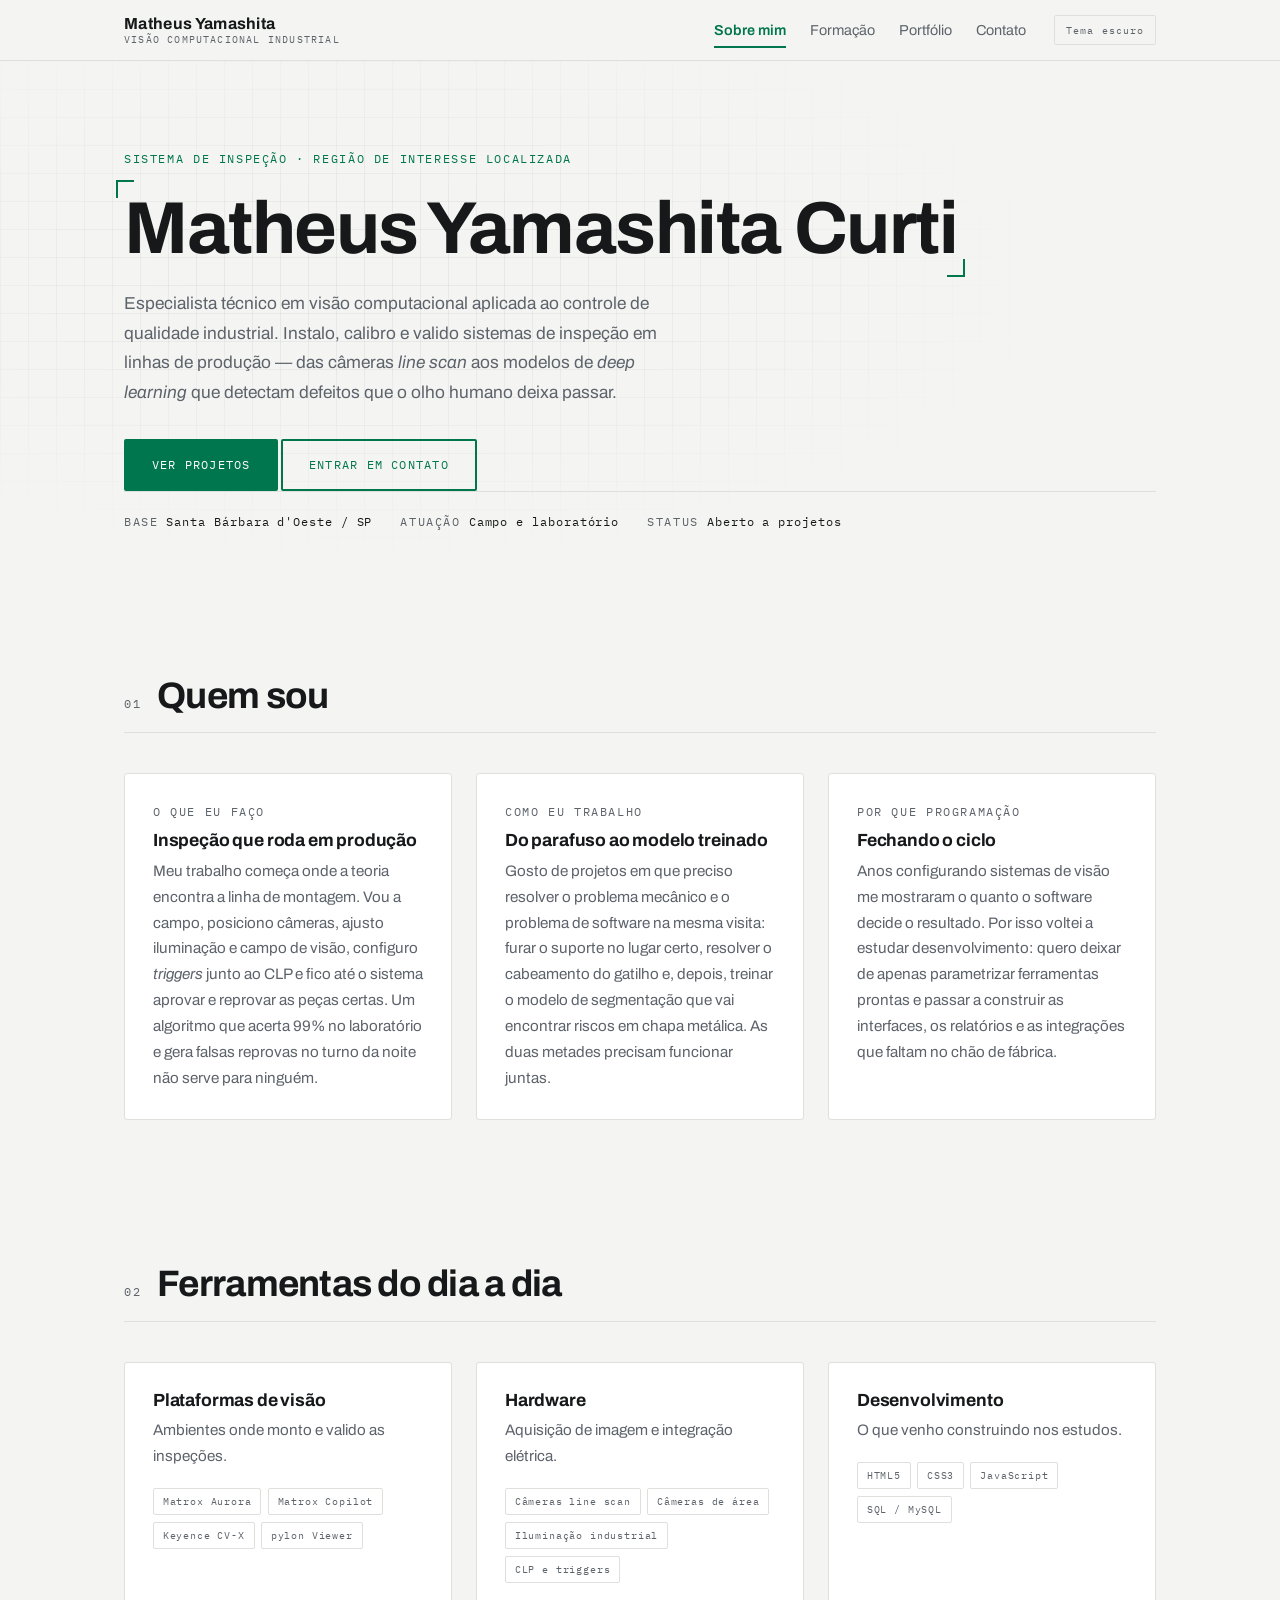
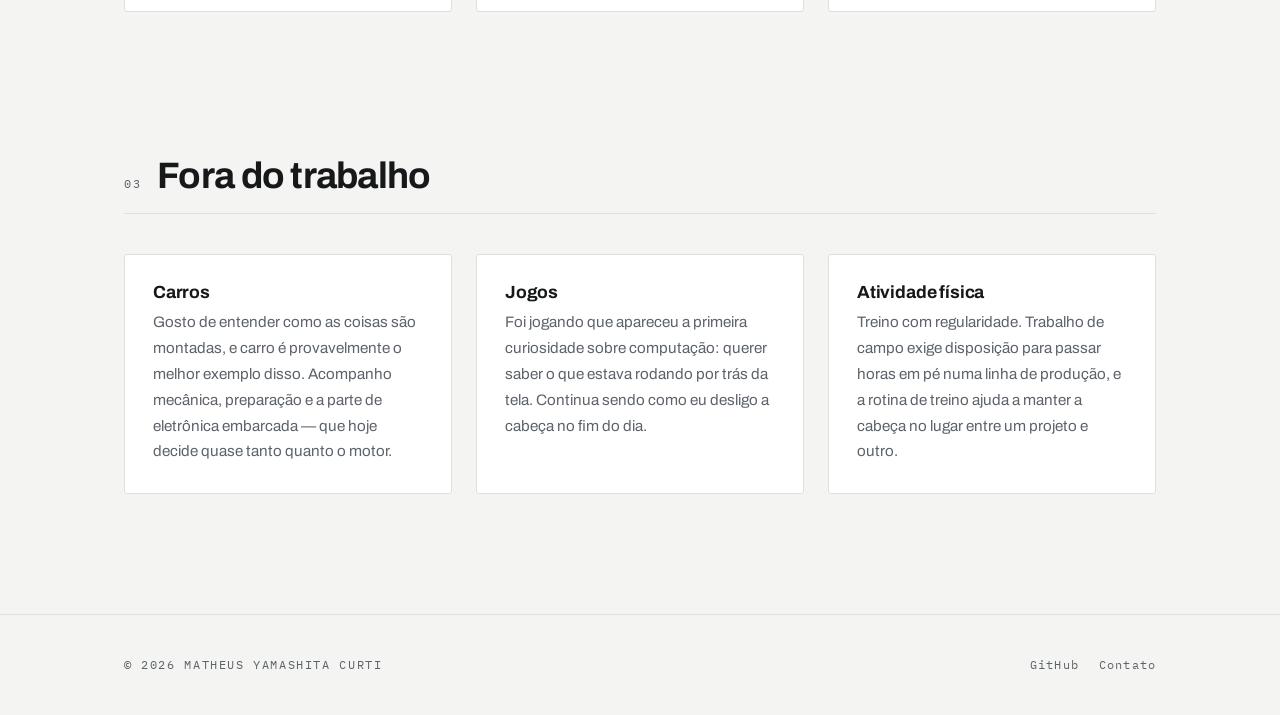
<file: index.html>
<!DOCTYPE html>
<html lang="pt-BR" data-tema="claro">
<head>
    <meta charset="UTF-8">
    <meta name="viewport" content="width=device-width, initial-scale=1.0">
    <title>Sobre mim | Matheus Yamashita Curti</title>
    <meta name="description" content="Portfólio pessoal de Matheus Yamashita Curti, especialista técnico em visão computacional industrial e controle de qualidade.">

    <!-- Fontes: Archivo para títulos e texto, IBM Plex Mono para as leituras técnicas -->
    <link rel="preconnect" href="https://fonts.googleapis.com">
    <link rel="preconnect" href="https://fonts.gstatic.com" crossorigin>
    <link href="https://fonts.googleapis.com/css2?family=Archivo:wght@400;500;600;700&family=IBM+Plex+Mono:wght@400;500&display=swap" rel="stylesheet">

    <link rel="stylesheet" href="css/estilo.css">
</head>
<body>

    <!-- Atalho de acessibilidade: aparece ao navegar por teclado -->
    <a class="pular" href="#conteudo">Pular para o conteúdo</a>

    <!-- =====================================================
         CABEÇALHO — repetido em todas as páginas do site
         ===================================================== -->
    <header class="topo">
        <div class="topo__interno">
            <a class="marca" href="index.html">
                <span class="marca__nome">Matheus Yamashita</span>
                <span class="marca__papel">Visão computacional industrial</span>
            </a>

            <button class="btn-menu" id="btnMenu" aria-expanded="false" aria-controls="navPrincipal" aria-label="Abrir menu de navegação">
                <span></span><span></span><span></span>
            </button>

            <nav class="nav" id="navPrincipal" aria-label="Navegação principal">
                <ul class="nav__lista">
                    <li><a class="nav__link" href="index.html" aria-current="page">Sobre mim</a></li>
                    <li><a class="nav__link" href="formacao.html">Formação</a></li>
                    <li><a class="nav__link" href="portfolio.html">Portfólio</a></li>
                    <li><a class="nav__link" href="contato.html">Contato</a></li>
                </ul>
                <button class="btn-tema" id="btnTema" type="button">Tema escuro</button>
            </nav>
        </div>
    </header>

    <main id="conteudo">

        <!-- =====================================================
             ABERTURA
             A cantoneira verde ao redor do nome reproduz o
             marcador de região de interesse que um sistema de
             visão desenha sobre a peça inspecionada.
             ===================================================== -->
        <section class="abertura">
            <div class="container abertura__interno">
                <p class="dado dado--sinal">Sistema de inspeção &#183; região de interesse localizada</p>

                <h1 class="abertura__titulo roi">Matheus Yamashita Curti</h1>

                <p class="abertura__resumo">
                    Especialista técnico em visão computacional aplicada ao controle de
                    qualidade industrial. Instalo, calibro e valido sistemas de inspeção
                    em linhas de produção &mdash; das câmeras <em>line scan</em> aos modelos
                    de <em>deep learning</em> que detectam defeitos que o olho humano deixa passar.
                </p>

                <a class="botao" href="portfolio.html">Ver projetos</a>
                <a class="botao botao--vazado" href="contato.html">Entrar em contato</a>

                <div class="leitura">
                    <span class="leitura__item">
                        <span class="dado">Base</span>
                        <span class="leitura__valor">Santa Bárbara d'Oeste / SP</span>
                    </span>
                    <span class="leitura__item">
                        <span class="dado">Atuação</span>
                        <span class="leitura__valor">Campo e laboratório</span>
                    </span>
                    <span class="leitura__item">
                        <span class="dado">Status</span>
                        <span class="leitura__valor">Aberto a projetos</span>
                    </span>
                </div>
            </div>
        </section>

        <!-- =====================================================
             QUEM SOU
             ===================================================== -->
        <section class="secao">
            <div class="container">
                <div class="secao__cabecalho">
                    <span class="dado">01</span>
                    <h2>Quem sou</h2>
                </div>

                <div class="grade revelar">
                    <div class="cartao roi roi--foco">
                        <p class="dado cartao__meta">O que eu faço</p>
                        <h3 class="cartao__titulo">Inspeção que roda em produção</h3>
                        <p class="cartao__texto">
                            Meu trabalho começa onde a teoria encontra a linha de montagem.
                            Vou a campo, posiciono câmeras, ajusto iluminação e campo de visão,
                            configuro <em>triggers</em> junto ao CLP e fico até o sistema aprovar
                            e reprovar as peças certas. Um algoritmo que acerta 99% no laboratório
                            e gera falsas reprovas no turno da noite não serve para ninguém.
                        </p>
                    </div>

                    <div class="cartao roi roi--foco">
                        <p class="dado cartao__meta">Como eu trabalho</p>
                        <h3 class="cartao__titulo">Do parafuso ao modelo treinado</h3>
                        <p class="cartao__texto">
                            Gosto de projetos em que preciso resolver o problema mecânico e o
                            problema de software na mesma visita: furar o suporte no lugar certo,
                            resolver o cabeamento do gatilho e, depois, treinar o modelo de
                            segmentação que vai encontrar riscos em chapa metálica. As duas
                            metades precisam funcionar juntas.
                        </p>
                    </div>

                    <div class="cartao roi roi--foco">
                        <p class="dado cartao__meta">Por que programação</p>
                        <h3 class="cartao__titulo">Fechando o ciclo</h3>
                        <p class="cartao__texto">
                            Anos configurando sistemas de visão me mostraram o quanto o software
                            decide o resultado. Por isso voltei a estudar desenvolvimento: quero
                            deixar de apenas parametrizar ferramentas prontas e passar a construir
                            as interfaces, os relatórios e as integrações que faltam no chão de fábrica.
                        </p>
                    </div>
                </div>
            </div>
        </section>

        <!-- =====================================================
             O QUE USO NO DIA A DIA
             ===================================================== -->
        <section class="secao">
            <div class="container">
                <div class="secao__cabecalho">
                    <span class="dado">02</span>
                    <h2>Ferramentas do dia a dia</h2>
                </div>

                <div class="grade revelar">
                    <div class="cartao roi roi--foco">
                        <h3 class="cartao__titulo">Plataformas de visão</h3>
                        <p class="cartao__texto">Ambientes onde monto e valido as inspeções.</p>
                        <div class="etiquetas">
                            <span class="etiqueta">Matrox Aurora</span>
                            <span class="etiqueta">Matrox Copilot</span>
                            <span class="etiqueta">Keyence CV-X</span>
                            <span class="etiqueta">pylon Viewer</span>
                        </div>
                    </div>

                    <div class="cartao roi roi--foco">
                        <h3 class="cartao__titulo">Hardware</h3>
                        <p class="cartao__texto">Aquisição de imagem e integração elétrica.</p>
                        <div class="etiquetas">
                            <span class="etiqueta">Câmeras line scan</span>
                            <span class="etiqueta">Câmeras de área</span>
                            <span class="etiqueta">Iluminação industrial</span>
                            <span class="etiqueta">CLP e triggers</span>
                        </div>
                    </div>

                    <div class="cartao roi roi--foco">
                        <h3 class="cartao__titulo">Desenvolvimento</h3>
                        <p class="cartao__texto">O que venho construindo nos estudos.</p>
                        <div class="etiquetas">
                            <span class="etiqueta">HTML5</span>
                            <span class="etiqueta">CSS3</span>
                            <span class="etiqueta">JavaScript</span>
                            <span class="etiqueta">SQL / MySQL</span>
                        </div>
                    </div>
                </div>
            </div>
        </section>

        <!-- =====================================================
             FORA DO TRABALHO
             SUBSTITUA por hobbies reais seus.
             ===================================================== -->
        <section class="secao">
            <div class="container">
                <div class="secao__cabecalho">
                    <span class="dado">03</span>
                    <h2>Fora do trabalho</h2>
                </div>

                <div class="grade revelar">
                    <div class="cartao roi roi--foco">
                        <h3 class="cartao__titulo">Carros</h3>
                        <p class="cartao__texto">
                            Gosto de entender como as coisas são montadas, e carro é
                            provavelmente o melhor exemplo disso. Acompanho mecânica,
                            preparação e a parte de eletrônica embarcada &mdash; que hoje decide
                            quase tanto quanto o motor.
                        </p>
                    </div>

                    <div class="cartao roi roi--foco">
                        <h3 class="cartao__titulo">Jogos</h3>
                        <p class="cartao__texto">
                            Foi jogando que apareceu a primeira curiosidade sobre computação:
                            querer saber o que estava rodando por trás da tela. Continua sendo
                            como eu desligo a cabeça no fim do dia.
                        </p>
                    </div>

                    <div class="cartao roi roi--foco">
                        <h3 class="cartao__titulo">Atividade física</h3>
                        <p class="cartao__texto">
                            Treino com regularidade. Trabalho de campo exige disposição para
                            passar horas em pé numa linha de produção, e a rotina de treino
                            ajuda a manter a cabeça no lugar entre um projeto e outro.
                        </p>
                    </div>
                </div>
            </div>
        </section>

    </main>

    <!-- =====================================================
         RODAPÉ — repetido em todas as páginas
         ===================================================== -->
    <footer class="rodape">
        <div class="container rodape__interno">
            <p class="dado">&#169; <span id="anoAtual">2026</span> Matheus Yamashita Curti</p>
            <div class="rodape__links">
                <a href="https://github.com/mathezydev" target="_blank" rel="noopener">GitHub</a>
                <a href="contato.html">Contato</a>
            </div>
        </div>
    </footer>

    <script src="js/script.js"></script>
</body>
</html>
</file>
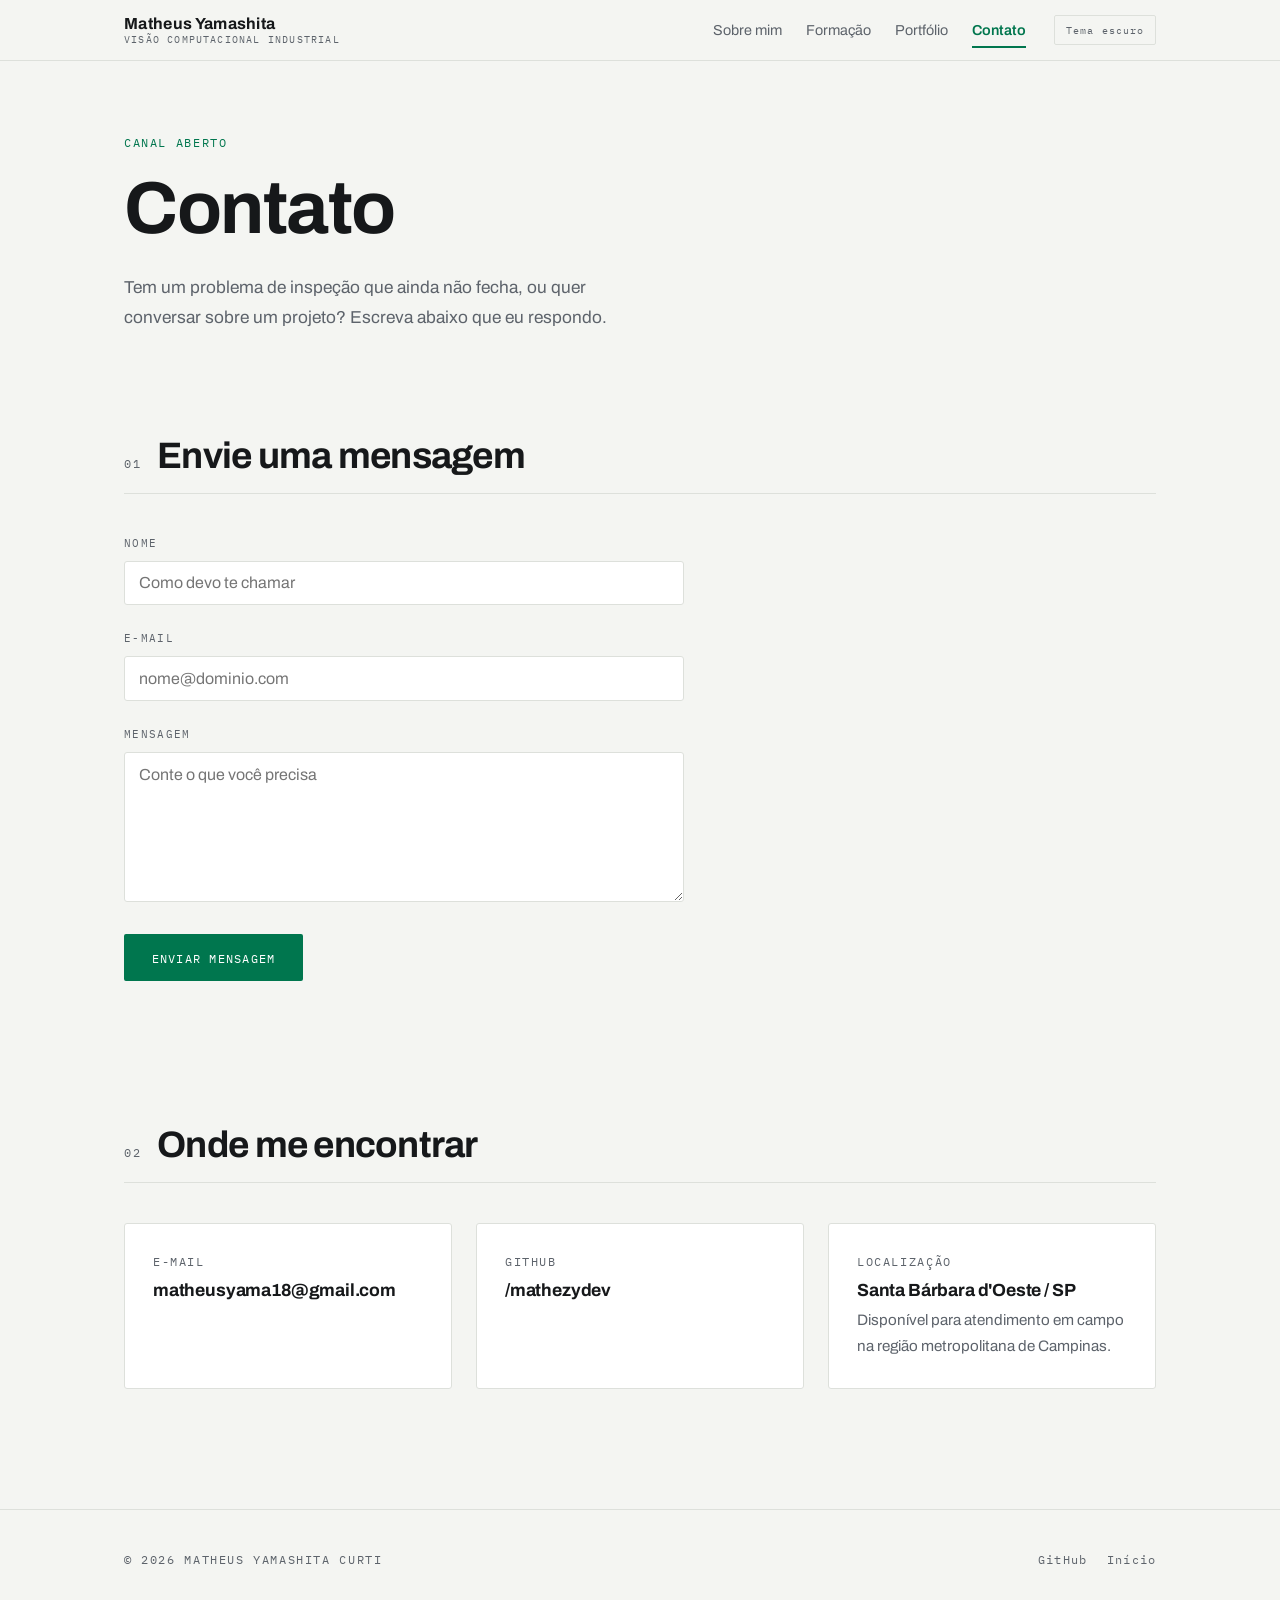
<file: contato.html>
<!DOCTYPE html>
<html lang="pt-BR" data-tema="claro">
<head>
    <meta charset="UTF-8">
    <meta name="viewport" content="width=device-width, initial-scale=1.0">
    <title>Contato | Matheus Yamashita Curti</title>
    <meta name="description" content="Fale com Matheus Yamashita Curti sobre projetos de visão computacional industrial e desenvolvimento.">

    <link rel="preconnect" href="https://fonts.googleapis.com">
    <link rel="preconnect" href="https://fonts.gstatic.com" crossorigin>
    <link href="https://fonts.googleapis.com/css2?family=Archivo:wght@400;500;600;700&family=IBM+Plex+Mono:wght@400;500&display=swap" rel="stylesheet">

    <link rel="stylesheet" href="css/estilo.css">
</head>
<body>

    <a class="pular" href="#conteudo">Pular para o conteúdo</a>

    <header class="topo">
        <div class="topo__interno">
            <a class="marca" href="index.html">
                <span class="marca__nome">Matheus Yamashita</span>
                <span class="marca__papel">Visão computacional industrial</span>
            </a>

            <button class="btn-menu" id="btnMenu" aria-expanded="false" aria-controls="navPrincipal" aria-label="Abrir menu de navegação">
                <span></span><span></span><span></span>
            </button>

            <nav class="nav" id="navPrincipal" aria-label="Navegação principal">
                <ul class="nav__lista">
                    <li><a class="nav__link" href="index.html">Sobre mim</a></li>
                    <li><a class="nav__link" href="formacao.html">Formação</a></li>
                    <li><a class="nav__link" href="portfolio.html">Portfólio</a></li>
                    <li><a class="nav__link" href="contato.html" aria-current="page">Contato</a></li>
                </ul>
                <button class="btn-tema" id="btnTema" type="button">Tema escuro</button>
            </nav>
        </div>
    </header>

    <main id="conteudo">

        <section class="secao">
            <div class="container">
                <p class="dado dado--sinal">Canal aberto</p>
                <h1 style="margin: 1rem 0 1.5rem;">Contato</h1>
                <p class="abertura__resumo">
                    Tem um problema de inspeção que ainda não fecha, ou quer conversar sobre um
                    projeto? Escreva abaixo que eu respondo.
                </p>
            </div>
        </section>

        <!-- =====================================================
             FORMULÁRIO
             O atributo novalidate desliga as mensagens padrão do
             navegador para que a validação em JavaScript assuma
             o controle e exiba os erros no visual do site.
             ===================================================== -->
        <section class="secao" style="padding-top: 0;">
            <div class="container">
                <div class="secao__cabecalho">
                    <span class="dado">01</span>
                    <h2>Envie uma mensagem</h2>
                </div>

                <form class="formulario revelar" id="formContato" novalidate>

                    <div class="campo">
                        <label class="campo__rotulo" for="nome">Nome</label>
                        <input class="campo__entrada" type="text" id="nome" name="nome"
                               placeholder="Como devo te chamar" autocomplete="name">
                        <p class="campo__erro" role="alert"></p>
                    </div>

                    <div class="campo">
                        <label class="campo__rotulo" for="email">E-mail</label>
                        <input class="campo__entrada" type="email" id="email" name="email"
                               placeholder="nome@dominio.com" autocomplete="email">
                        <p class="campo__erro" role="alert"></p>
                    </div>

                    <div class="campo">
                        <label class="campo__rotulo" for="mensagem">Mensagem</label>
                        <textarea class="campo__entrada" id="mensagem" name="mensagem"
                                  placeholder="Conte o que você precisa"></textarea>
                        <p class="campo__erro" role="alert"></p>
                    </div>

                    <button class="botao" type="submit">Enviar mensagem</button>
                </form>
            </div>
        </section>

        <!-- =====================================================
             OUTROS CANAIS
             SUBSTITUA pelos seus dados reais.
             ===================================================== -->
        <section class="secao">
            <div class="container">
                <div class="secao__cabecalho">
                    <span class="dado">02</span>
                    <h2>Onde me encontrar</h2>
                </div>

                <div class="grade revelar">
                    <div class="cartao roi roi--foco">
                        <p class="dado cartao__meta">E-mail</p>
                        <h3 class="cartao__titulo">
                            <a href="mailto:matheusyama18@gmail.com" style="text-decoration: none;">matheusyama18@gmail.com</a>
                        </h3>
                    </div>

                    <div class="cartao roi roi--foco">
                        <p class="dado cartao__meta">GitHub</p>
                        <h3 class="cartao__titulo">
                            <a href="https://github.com/mathezydev" target="_blank" rel="noopener" style="text-decoration: none;">/mathezydev</a>
                        </h3>
                    </div>

                    <div class="cartao roi roi--foco">
                        <p class="dado cartao__meta">Localização</p>
                        <h3 class="cartao__titulo">Santa Bárbara d'Oeste / SP</h3>
                        <p class="cartao__texto" style="margin-top: 0.5rem;">
                            Disponível para atendimento em campo na região metropolitana de Campinas.
                        </p>
                    </div>
                </div>
            </div>
        </section>

    </main>

    <!-- =====================================================
         MODAL DE CONFIRMAÇÃO
         Fica oculto até que o formulário passe na validação.
         ===================================================== -->
    <div class="modal" id="modalSucesso" data-aberto="false" role="dialog" aria-modal="true" aria-labelledby="tituloModal">
        <div class="modal__caixa roi">
            <p class="dado dado--sinal">Aprovado</p>
            <h2 class="modal__titulo" id="tituloModal">Mensagem enviada com sucesso!</h2>
            <p class="modal__texto">
                Obrigado pelo contato. Retorno assim que possível.
            </p>
            <button class="botao botao--vazado" type="button" id="btnFecharModal">Fechar</button>
        </div>
    </div>

    <footer class="rodape">
        <div class="container rodape__interno">
            <p class="dado">&#169; <span id="anoAtual">2026</span> Matheus Yamashita Curti</p>
            <div class="rodape__links">
                <a href="https://github.com/mathezydev" target="_blank" rel="noopener">GitHub</a>
                <a href="index.html">Início</a>
            </div>
        </div>
    </footer>

    <script src="js/script.js"></script>
</body>
</html>
</file>
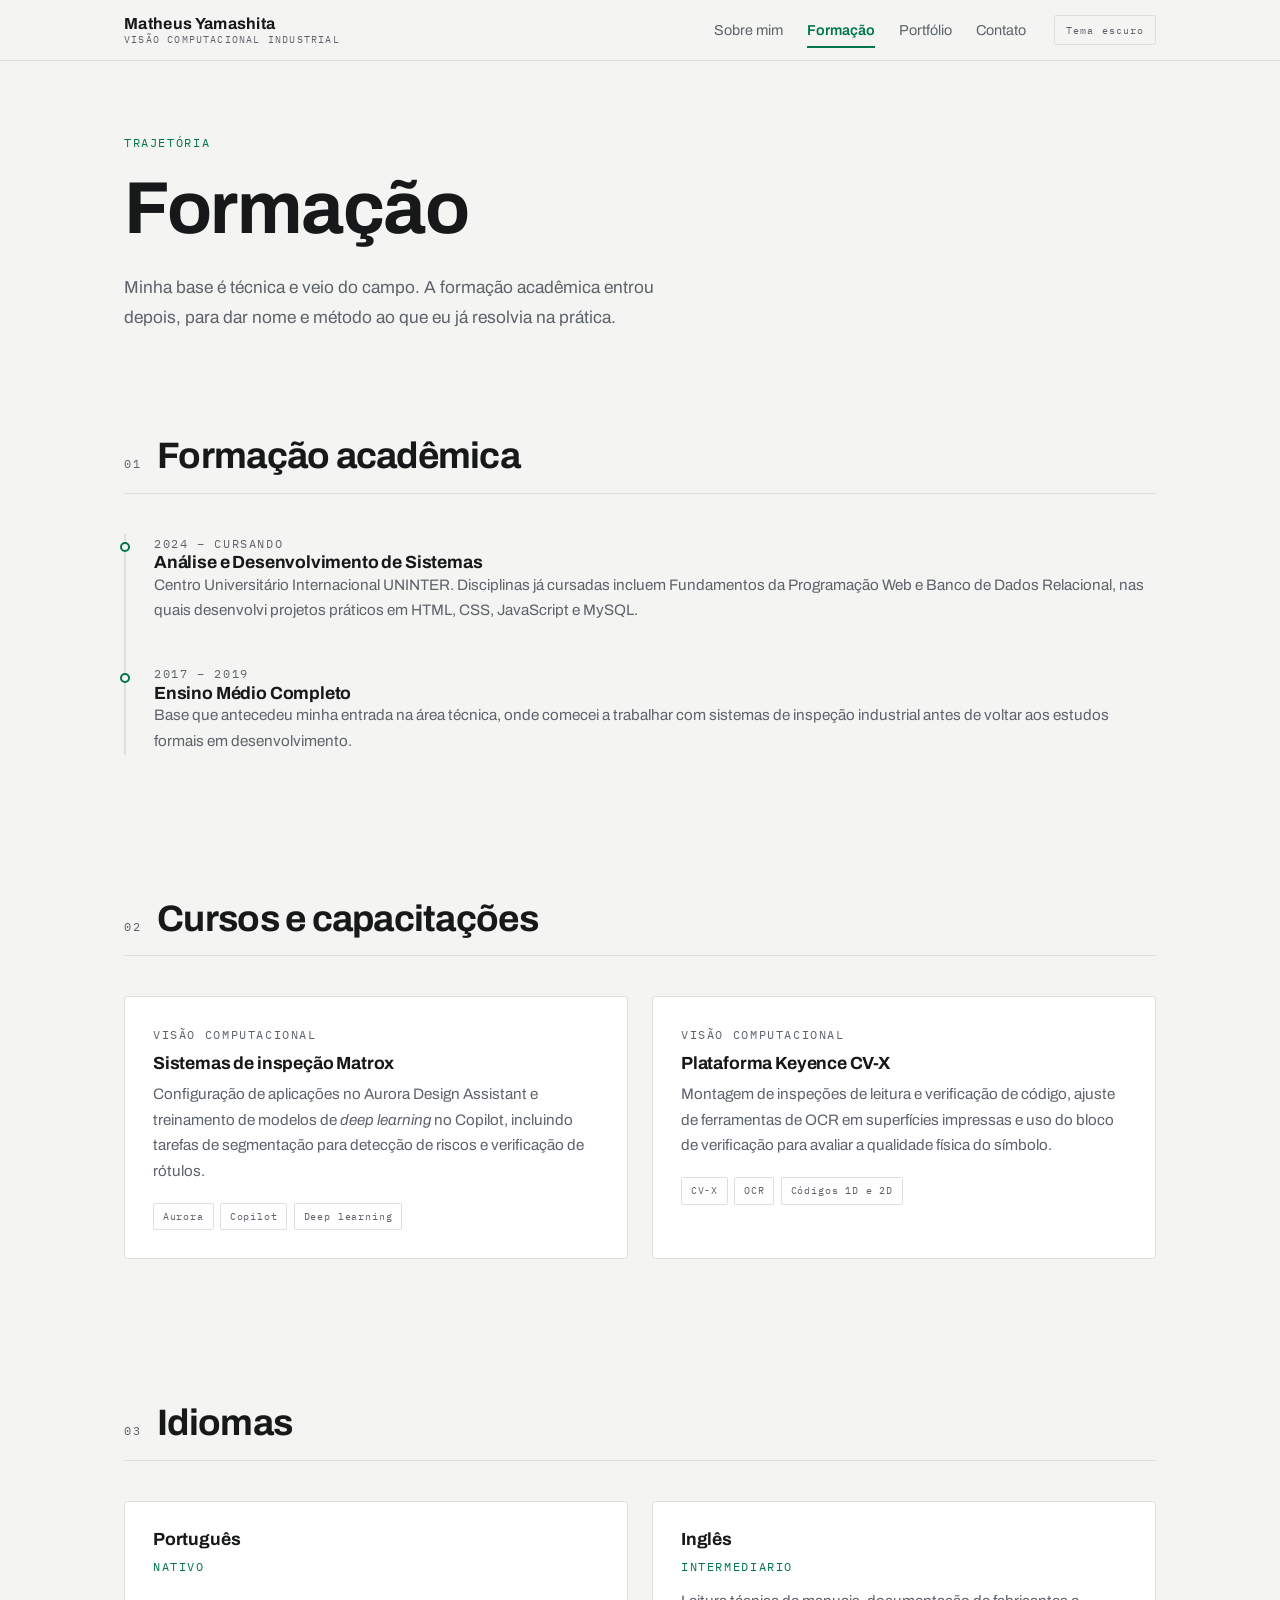
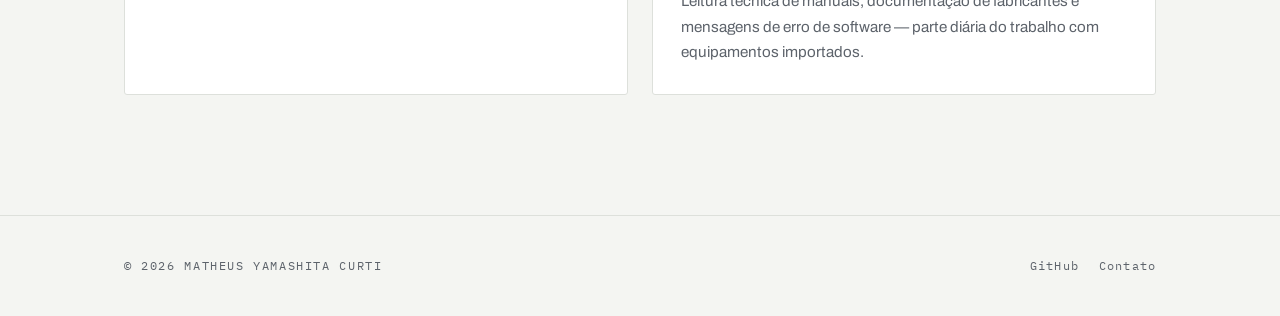
<file: formacao.html>
<!DOCTYPE html>
<html lang="pt-BR" data-tema="claro">
<head>
    <meta charset="UTF-8">
    <meta name="viewport" content="width=device-width, initial-scale=1.0">
    <title>Formação | Matheus Yamashita Curti</title>
    <meta name="description" content="Formação acadêmica, cursos técnicos e idiomas de Matheus Yamashita Curti.">

    <link rel="preconnect" href="https://fonts.googleapis.com">
    <link rel="preconnect" href="https://fonts.gstatic.com" crossorigin>
    <link href="https://fonts.googleapis.com/css2?family=Archivo:wght@400;500;600;700&family=IBM+Plex+Mono:wght@400;500&display=swap" rel="stylesheet">

    <link rel="stylesheet" href="css/estilo.css">
</head>
<body>

    <a class="pular" href="#conteudo">Pular para o conteúdo</a>

    <header class="topo">
        <div class="topo__interno">
            <a class="marca" href="index.html">
                <span class="marca__nome">Matheus Yamashita</span>
                <span class="marca__papel">Visão computacional industrial</span>
            </a>

            <button class="btn-menu" id="btnMenu" aria-expanded="false" aria-controls="navPrincipal" aria-label="Abrir menu de navegação">
                <span></span><span></span><span></span>
            </button>

            <nav class="nav" id="navPrincipal" aria-label="Navegação principal">
                <ul class="nav__lista">
                    <li><a class="nav__link" href="index.html">Sobre mim</a></li>
                    <li><a class="nav__link" href="formacao.html" aria-current="page">Formação</a></li>
                    <li><a class="nav__link" href="portfolio.html">Portfólio</a></li>
                    <li><a class="nav__link" href="contato.html">Contato</a></li>
                </ul>
                <button class="btn-tema" id="btnTema" type="button">Tema escuro</button>
            </nav>
        </div>
    </header>

    <main id="conteudo">

        <section class="secao">
            <div class="container">
                <p class="dado dado--sinal">Trajetória</p>
                <h1 style="margin: 1rem 0 1.5rem;">Formação</h1>
                <p class="abertura__resumo">
                    Minha base é técnica e veio do campo. A formação acadêmica entrou depois,
                    para dar nome e método ao que eu já resolvia na prática.
                </p>
            </div>
        </section>

        <!-- =====================================================
             LINHA DO TEMPO ACADÊMICA
             SUBSTITUA os dados abaixo pela sua formação real.
             ===================================================== -->
        <section class="secao" style="padding-top: 0;">
            <div class="container">
                <div class="secao__cabecalho">
                    <span class="dado">01</span>
                    <h2>Formação acadêmica</h2>
                </div>

                <div class="linha-tempo revelar">
                    <article class="linha-tempo__item">
                        <p class="dado">2024 &ndash; cursando</p>
                        <h3>Análise e Desenvolvimento de Sistemas</h3>
                        <p class="cartao__texto">
                            Centro Universitário Internacional UNINTER.
                            Disciplinas já cursadas incluem Fundamentos da Programação Web
                            e Banco de Dados Relacional, nas quais desenvolvi projetos
                            práticos em HTML, CSS, JavaScript e MySQL.
                        </p>
                    </article>

                    <article class="linha-tempo__item">
                        <p class="dado">2017 &ndash; 2019</p>
                        <h3>Ensino Médio Completo</h3>
                        <p class="cartao__texto">
                            Base que antecedeu minha entrada na área técnica, onde comecei
                            a trabalhar com sistemas de inspeção industrial antes de voltar
                            aos estudos formais em desenvolvimento.
                        </p>
                    </article>
                </div>
            </div>
        </section>

        <!-- =====================================================
             CURSOS E CAPACITAÇÕES TÉCNICAS
             ===================================================== -->
        <section class="secao">
            <div class="container">
                <div class="secao__cabecalho">
                    <span class="dado">02</span>
                    <h2>Cursos e capacitações</h2>
                </div>

                <div class="grade revelar">
                    <div class="cartao roi roi--foco">
                        <p class="dado cartao__meta">Visão computacional</p>
                        <h3 class="cartao__titulo">Sistemas de inspeção Matrox</h3>
                        <p class="cartao__texto">
                            Configuração de aplicações no Aurora Design Assistant e treinamento
                            de modelos de <em>deep learning</em> no Copilot, incluindo tarefas de
                            segmentação para detecção de riscos e verificação de rótulos.
                        </p>
                        <div class="etiquetas">
                            <span class="etiqueta">Aurora</span>
                            <span class="etiqueta">Copilot</span>
                            <span class="etiqueta">Deep learning</span>
                        </div>
                    </div>

                    <div class="cartao roi roi--foco">
                        <p class="dado cartao__meta">Visão computacional</p>
                        <h3 class="cartao__titulo">Plataforma Keyence CV-X</h3>
                        <p class="cartao__texto">
                            Montagem de inspeções de leitura e verificação de código, ajuste de
                            ferramentas de OCR em superfícies impressas e uso do bloco de
                            verificação para avaliar a qualidade física do símbolo.
                        </p>
                        <div class="etiquetas">
                            <span class="etiqueta">CV-X</span>
                            <span class="etiqueta">OCR</span>
                            <span class="etiqueta">Códigos 1D e 2D</span>
                        </div>
                    </div>

                </div>
            </div>
        </section>

        <!-- =====================================================
             IDIOMAS
             ===================================================== -->
        <section class="secao">
            <div class="container">
                <div class="secao__cabecalho">
                    <span class="dado">03</span>
                    <h2>Idiomas</h2>
                </div>

                <div class="grade revelar">
                    <div class="cartao roi roi--foco">
                        <h3 class="cartao__titulo">Português</h3>
                        <p class="dado dado--sinal">Nativo</p>
                    </div>

                    <div class="cartao roi roi--foco">
                        <h3 class="cartao__titulo">Inglês</h3>
                        <p class="dado dado--sinal">Intermediario</p>
                        <p class="cartao__texto" style="margin-top: 0.75rem;">
                            Leitura técnica de manuais, documentação de fabricantes e mensagens
                            de erro de software &mdash; parte diária do trabalho com equipamentos importados.
                        </p>
                    </div>

                </div>
            </div>
        </section>

    </main>

    <footer class="rodape">
        <div class="container rodape__interno">
            <p class="dado">&#169; <span id="anoAtual">2026</span> Matheus Yamashita Curti</p>
            <div class="rodape__links">
                <a href="https://github.com/mathezydev" target="_blank" rel="noopener">GitHub</a>
                <a href="contato.html">Contato</a>
            </div>
        </div>
    </footer>

    <script src="js/script.js"></script>
</body>
</html>
</file>
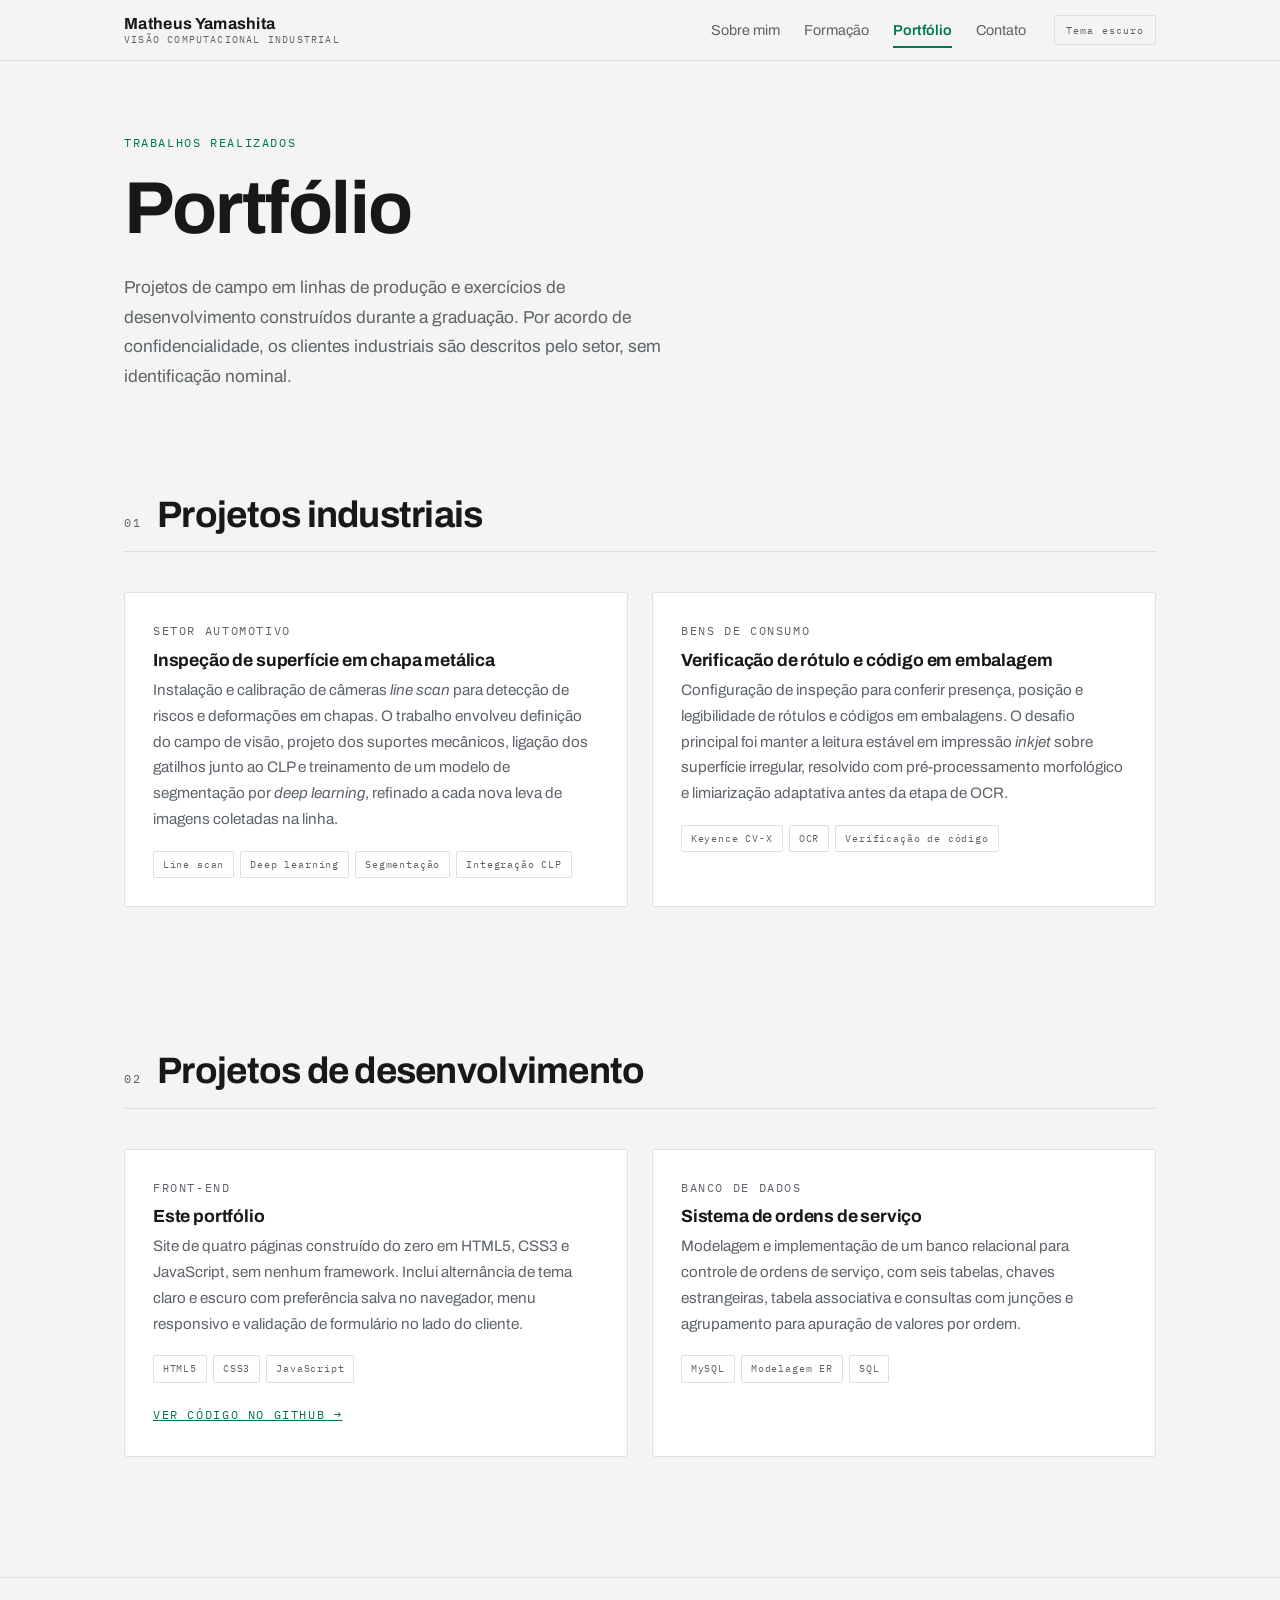
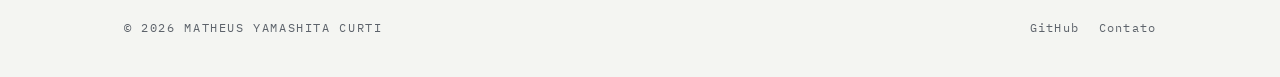
<file: portfolio.html>
<!DOCTYPE html>
<html lang="pt-BR" data-tema="claro">
<head>
    <meta charset="UTF-8">
    <meta name="viewport" content="width=device-width, initial-scale=1.0">
    <title>Portfólio | Matheus Yamashita Curti</title>
    <meta name="description" content="Projetos de visão computacional industrial e desenvolvimento realizados por Matheus Yamashita Curti.">

    <link rel="preconnect" href="https://fonts.googleapis.com">
    <link rel="preconnect" href="https://fonts.gstatic.com" crossorigin>
    <link href="https://fonts.googleapis.com/css2?family=Archivo:wght@400;500;600;700&family=IBM+Plex+Mono:wght@400;500&display=swap" rel="stylesheet">

    <link rel="stylesheet" href="css/estilo.css">
</head>
<body>

    <a class="pular" href="#conteudo">Pular para o conteúdo</a>

    <header class="topo">
        <div class="topo__interno">
            <a class="marca" href="index.html">
                <span class="marca__nome">Matheus Yamashita</span>
                <span class="marca__papel">Visão computacional industrial</span>
            </a>

            <button class="btn-menu" id="btnMenu" aria-expanded="false" aria-controls="navPrincipal" aria-label="Abrir menu de navegação">
                <span></span><span></span><span></span>
            </button>

            <nav class="nav" id="navPrincipal" aria-label="Navegação principal">
                <ul class="nav__lista">
                    <li><a class="nav__link" href="index.html">Sobre mim</a></li>
                    <li><a class="nav__link" href="formacao.html">Formação</a></li>
                    <li><a class="nav__link" href="portfolio.html" aria-current="page">Portfólio</a></li>
                    <li><a class="nav__link" href="contato.html">Contato</a></li>
                </ul>
                <button class="btn-tema" id="btnTema" type="button">Tema escuro</button>
            </nav>
        </div>
    </header>

    <main id="conteudo">

        <section class="secao">
            <div class="container">
                <p class="dado dado--sinal">Trabalhos realizados</p>
                <h1 style="margin: 1rem 0 1.5rem;">Portfólio</h1>
                <p class="abertura__resumo">
                    Projetos de campo em linhas de produção e exercícios de desenvolvimento
                    construídos durante a graduação. Por acordo de confidencialidade, os
                    clientes industriais são descritos pelo setor, sem identificação nominal.
                </p>
            </div>
        </section>

        <!-- =====================================================
             PROJETOS INDUSTRIAIS
             SUBSTITUA pelos seus projetos reais e ajuste os
             detalhes que puder divulgar.
             ===================================================== -->
        <section class="secao" style="padding-top: 0;">
            <div class="container">
                <div class="secao__cabecalho">
                    <span class="dado">01</span>
                    <h2>Projetos industriais</h2>
                </div>

                <div class="grade revelar">
                    <article class="cartao roi roi--foco">
                        <p class="dado cartao__meta">Setor automotivo</p>
                        <h3 class="cartao__titulo">Inspeção de superfície em chapa metálica</h3>
                        <p class="cartao__texto">
                            Instalação e calibração de câmeras <em>line scan</em> para detecção de
                            riscos e deformações em chapas. O trabalho envolveu definição do campo
                            de visão, projeto dos suportes mecânicos, ligação dos gatilhos junto ao
                            CLP e treinamento de um modelo de segmentação por <em>deep learning</em>,
                            refinado a cada nova leva de imagens coletadas na linha.
                        </p>
                        <div class="etiquetas">
                            <span class="etiqueta">Line scan</span>
                            <span class="etiqueta">Deep learning</span>
                            <span class="etiqueta">Segmentação</span>
                            <span class="etiqueta">Integração CLP</span>
                        </div>
                    </article>

                    <article class="cartao roi roi--foco">
                        <p class="dado cartao__meta">Bens de consumo</p>
                        <h3 class="cartao__titulo">Verificação de rótulo e código em embalagem</h3>
                        <p class="cartao__texto">
                            Configuração de inspeção para conferir presença, posição e legibilidade
                            de rótulos e códigos em embalagens. O desafio principal foi manter a
                            leitura estável em impressão <em>inkjet</em> sobre superfície irregular,
                            resolvido com pré-processamento morfológico e limiarização adaptativa
                            antes da etapa de OCR.
                        </p>
                        <div class="etiquetas">
                            <span class="etiqueta">Keyence CV-X</span>
                            <span class="etiqueta">OCR</span>
                            <span class="etiqueta">Verificação de código</span>
                        </div>
                    </article>

                </div>
            </div>
        </section>

        <!-- =====================================================
             PROJETOS DE DESENVOLVIMENTO
             ===================================================== -->
        <section class="secao">
            <div class="container">
                <div class="secao__cabecalho">
                    <span class="dado">02</span>
                    <h2>Projetos de desenvolvimento</h2>
                </div>

                <div class="grade revelar">
                    <article class="cartao roi roi--foco">
                        <p class="dado cartao__meta">Front-end</p>
                        <h3 class="cartao__titulo">Este portfólio</h3>
                        <p class="cartao__texto">
                            Site de quatro páginas construído do zero em HTML5, CSS3 e JavaScript,
                            sem nenhum framework. Inclui alternância de tema claro e escuro com
                            preferência salva no navegador, menu responsivo e validação de
                            formulário no lado do cliente.
                        </p>
                        <div class="etiquetas">
                            <span class="etiqueta">HTML5</span>
                            <span class="etiqueta">CSS3</span>
                            <span class="etiqueta">JavaScript</span>
                        </div>
                        <p style="margin-top: 1.1rem;">
                            <a class="dado dado--sinal" href="https://github.com/mathezydev/portfolio-matheusyamashita" target="_blank" rel="noopener">Ver código no GitHub &#8594;</a>
                        </p>
                    </article>

                    <article class="cartao roi roi--foco">
                        <p class="dado cartao__meta">Banco de dados</p>
                        <h3 class="cartao__titulo">Sistema de ordens de serviço</h3>
                        <p class="cartao__texto">
                            Modelagem e implementação de um banco relacional para controle de
                            ordens de serviço, com seis tabelas, chaves estrangeiras, tabela
                            associativa e consultas com junções e agrupamento para apuração de
                            valores por ordem.
                        </p>
                        <div class="etiquetas">
                            <span class="etiqueta">MySQL</span>
                            <span class="etiqueta">Modelagem ER</span>
                            <span class="etiqueta">SQL</span>
                        </div>
                    </article>

                </div>
            </div>
        </section>

    </main>

    <footer class="rodape">
        <div class="container rodape__interno">
            <p class="dado">&#169; <span id="anoAtual">2026</span> Matheus Yamashita Curti</p>
            <div class="rodape__links">
                <a href="https://github.com/mathezydev" target="_blank" rel="noopener">GitHub</a>
                <a href="contato.html">Contato</a>
            </div>
        </div>
    </footer>

    <script src="js/script.js"></script>
</body>
</html>
</file>
<file: css/estilo.css>
/* =========================================================
   PORTFÓLIO PESSOAL — FOLHA DE ESTILO PRINCIPAL
   CSS3 puro, sem frameworks.
   A identidade visual é inspirada nas interfaces de sistemas
   de inspeção por visão computacional: fundo com malha de
   calibração, tipografia técnica e marcadores de ROI
   (Region of Interest) em forma de cantoneiras.
   ========================================================= */

/* ---------------------------------------------------------
   1. VARIÁVEIS DE TEMA
   Definidas em :root para o tema claro. O tema escuro é
   aplicado trocando o atributo data-tema no <html> via
   JavaScript, o que reaproveita todas as regras abaixo.
   --------------------------------------------------------- */
:root {
    --papel:        #F4F5F2;
    --superficie:   #FFFFFF;
    --tinta:        #16181A;
    --tinta-suave:  #5D636B;
    --linha:        #DDE0DB;
    --malha:        rgba(22, 24, 26, 0.05);
    --sinal:        #00764E; /* verde de overlay: peça aprovada */
    --sinal-claro:  #00A86B;
    --alerta:       #C0392B; /* vermelho de overlay: peça reprovada */

    --fonte-titulo: "Archivo", "Arial Narrow", sans-serif;
    --fonte-texto:  "Archivo", system-ui, sans-serif;
    --fonte-dado:   "IBM Plex Mono", "Courier New", monospace;

    --largura: 1080px;
    --transicao: 220ms cubic-bezier(0.22, 0.61, 0.36, 1);
}

html[data-tema="escuro"] {
    --papel:        #131619;
    --superficie:   #1B1F23;
    --tinta:        #EDEFEC;
    --tinta-suave:  #99A1A9;
    --linha:        #2C3238;
    --malha:        rgba(237, 239, 236, 0.05);
    --sinal:        #22C48A;
    --sinal-claro:  #3FE0A4;
    --alerta:       #F0645A;
}

/* ---------------------------------------------------------
   2. RESET E BASE
   --------------------------------------------------------- */
*, *::before, *::after { box-sizing: border-box; }

body, h1, h2, h3, p, ul, figure { margin: 0; padding: 0; }

ul { list-style: none; }

body {
    background-color: var(--papel);
    color: var(--tinta);
    font-family: var(--fonte-texto);
    font-size: 1rem;
    line-height: 1.7;
    -webkit-font-smoothing: antialiased;
    transition: background-color var(--transicao), color var(--transicao);
}

a { color: inherit; }

img { max-width: 100%; display: block; }

/* Foco visível para navegação por teclado (acessibilidade) */
:focus-visible {
    outline: 2px solid var(--sinal);
    outline-offset: 3px;
}

/* Link que permite pular direto ao conteúdo, útil para leitores de tela */
.pular {
    position: absolute;
    left: -9999px;
}
.pular:focus {
    left: 1rem;
    top: 1rem;
    z-index: 100;
    background: var(--sinal);
    color: #fff;
    padding: 0.6rem 1rem;
    border-radius: 2px;
}

/* ---------------------------------------------------------
   3. TIPOGRAFIA
   --------------------------------------------------------- */
h1, h2, h3 {
    font-family: var(--fonte-titulo);
    font-weight: 700;
    line-height: 1.1;
    letter-spacing: -0.02em;
}

h1 { font-size: clamp(2.4rem, 7vw, 4.6rem); }
h2 { font-size: clamp(1.6rem, 3.6vw, 2.3rem); }
h3 { font-size: 1.1rem; letter-spacing: -0.01em; }

/* Etiqueta técnica em fonte monoespaçada, usada como "leitura de instrumento" */
.dado {
    font-family: var(--fonte-dado);
    font-size: 0.72rem;
    letter-spacing: 0.14em;
    text-transform: uppercase;
    color: var(--tinta-suave);
}

.dado--sinal { color: var(--sinal); }

/* ---------------------------------------------------------
   4. LAYOUT GERAL
   --------------------------------------------------------- */
.container {
    width: 100%;
    max-width: var(--largura);
    margin: 0 auto;
    padding: 0 1.5rem;
}

.secao { padding: 4.5rem 0; }

.secao__cabecalho {
    display: flex;
    align-items: baseline;
    gap: 1rem;
    margin-bottom: 2.5rem;
    padding-bottom: 1rem;
    border-bottom: 1px solid var(--linha);
}

/* ---------------------------------------------------------
   5. CABEÇALHO E MENU DE NAVEGAÇÃO
   O menu é fixo no topo e aparece igual em todas as páginas.
   --------------------------------------------------------- */
.topo {
    position: sticky;
    top: 0;
    z-index: 50;
    background: color-mix(in srgb, var(--papel) 88%, transparent);
    backdrop-filter: blur(10px);
    border-bottom: 1px solid var(--linha);
}

.topo__interno {
    max-width: var(--largura);
    margin: 0 auto;
    padding: 0.9rem 1.5rem;
    display: flex;
    align-items: center;
    justify-content: space-between;
    gap: 1rem;
}

.marca {
    text-decoration: none;
    display: flex;
    flex-direction: column;
    line-height: 1.2;
}
.marca__nome {
    font-family: var(--fonte-titulo);
    font-weight: 700;
    font-size: 1rem;
    letter-spacing: 0.02em;
}
.marca__papel {
    font-family: var(--fonte-dado);
    font-size: 0.62rem;
    letter-spacing: 0.12em;
    text-transform: uppercase;
    color: var(--tinta-suave);
}

.nav { display: flex; align-items: center; gap: 1.75rem; }

.nav__lista { display: flex; gap: 1.5rem; }

.nav__link {
    position: relative;
    text-decoration: none;
    font-size: 0.9rem;
    padding: 0.25rem 0;
    color: var(--tinta-suave);
    transition: color var(--transicao);
}
.nav__link:hover { color: var(--tinta); }

/* Página atual: recebe a cor de sinal e um traço inferior */
.nav__link[aria-current="page"] {
    color: var(--sinal);
    font-weight: 600;
}
.nav__link[aria-current="page"]::after {
    content: "";
    position: absolute;
    left: 0;
    right: 0;
    bottom: -0.35rem;
    height: 2px;
    background: var(--sinal);
}

/* Botão de alternância de tema claro/escuro */
.btn-tema {
    background: none;
    border: 1px solid var(--linha);
    border-radius: 2px;
    color: var(--tinta-suave);
    font-family: var(--fonte-dado);
    font-size: 0.65rem;
    letter-spacing: 0.1em;
    padding: 0.45rem 0.7rem;
    cursor: pointer;
    transition: border-color var(--transicao), color var(--transicao);
}
.btn-tema:hover { border-color: var(--sinal); color: var(--sinal); }

/* Botão sanduíche: só aparece em telas pequenas */
.btn-menu {
    display: none;
    background: none;
    border: 1px solid var(--linha);
    border-radius: 2px;
    padding: 0.5rem 0.55rem;
    cursor: pointer;
}
.btn-menu span {
    display: block;
    width: 18px;
    height: 2px;
    background: var(--tinta);
    transition: transform var(--transicao), opacity var(--transicao);
}
.btn-menu span + span { margin-top: 4px; }

/* Animação do ícone quando o menu está aberto */
.btn-menu[aria-expanded="true"] span:nth-child(1) { transform: translateY(6px) rotate(45deg); }
.btn-menu[aria-expanded="true"] span:nth-child(2) { opacity: 0; }
.btn-menu[aria-expanded="true"] span:nth-child(3) { transform: translateY(-6px) rotate(-45deg); }

/* ---------------------------------------------------------
   6. ELEMENTO DE ASSINATURA: CANTONEIRAS DE ROI
   Reproduz o marcador que um sistema de visão desenha ao
   redor da região inspecionada de uma peça.
   --------------------------------------------------------- */
.roi { position: relative; }

.roi::before,
.roi::after {
    content: "";
    position: absolute;
    width: 18px;
    height: 18px;
    border: 2px solid var(--sinal);
    transition: opacity var(--transicao), transform var(--transicao);
}
.roi::before {
    top: -8px; left: -8px;
    border-right: none;
    border-bottom: none;
}
.roi::after {
    bottom: -8px; right: -8px;
    border-left: none;
    border-top: none;
}

/* Nos cartões as cantoneiras ficam ocultas e só surgem ao
   passar o mouse, como se o sistema tivesse localizado a peça */
.roi--foco::before,
.roi--foco::after { opacity: 0; transform: scale(1.35); }

.roi--foco:hover::before,
.roi--foco:hover::after,
.roi--foco:focus-within::before,
.roi--foco:focus-within::after {
    opacity: 1;
    transform: scale(1);
}

/* ---------------------------------------------------------
   7. ABERTURA DA PÁGINA INICIAL
   --------------------------------------------------------- */
.abertura {
    position: relative;
    padding: 5.5rem 0 4.5rem;
    overflow: hidden;
}

/* Malha de calibração ao fundo, semelhante a um alvo de calibração de câmera */
.abertura::before {
    content: "";
    position: absolute;
    inset: 0;
    background-image:
        linear-gradient(var(--malha) 1px, transparent 1px),
        linear-gradient(90deg, var(--malha) 1px, transparent 1px);
    background-size: 28px 28px;
    mask-image: radial-gradient(ellipse 70% 70% at 30% 40%, #000 20%, transparent 75%);
    pointer-events: none;
}

.abertura__interno { position: relative; }

.abertura__titulo {
    display: inline-block;
    margin: 1.25rem 0;
}

.abertura__resumo {
    max-width: 54ch;
    font-size: 1.08rem;
    color: var(--tinta-suave);
    margin-bottom: 2rem;
}

/* Linha de leitura técnica sob o nome */
.leitura {
    display: flex;
    flex-wrap: wrap;
    gap: 0.5rem 1.75rem;
    padding-top: 1.25rem;
    border-top: 1px solid var(--linha);
}
.leitura__item { display: flex; gap: 0.5rem; }
.leitura__valor { color: var(--tinta); font-family: var(--fonte-dado); font-size: 0.72rem; letter-spacing: 0.08em; }

/* ---------------------------------------------------------
   8. BOTÕES
   --------------------------------------------------------- */
.botao {
    display: inline-block;
    font-family: var(--fonte-dado);
    font-size: 0.78rem;
    letter-spacing: 0.1em;
    text-transform: uppercase;
    text-decoration: none;
    padding: 0.85rem 1.6rem;
    border: 2px solid var(--sinal);
    border-radius: 2px;
    background: var(--sinal);
    color: #FFFFFF;
    cursor: pointer;
    transition: background var(--transicao), color var(--transicao);
}
.botao:hover { background: transparent; color: var(--sinal); }

.botao--vazado {
    background: transparent;
    color: var(--sinal);
}
.botao--vazado:hover { background: var(--sinal); color: #FFFFFF; }

/* ---------------------------------------------------------
   9. CARTÕES E GRADES
   --------------------------------------------------------- */
.grade {
    display: grid;
    grid-template-columns: repeat(auto-fit, minmax(280px, 1fr));
    gap: 1.5rem;
}

.cartao {
    position: relative;
    background: var(--superficie);
    border: 1px solid var(--linha);
    border-radius: 3px;
    padding: 1.75rem;
    transition: border-color var(--transicao), transform var(--transicao);
}
.cartao:hover {
    border-color: var(--sinal);
    transform: translateY(-3px);
}

.cartao__meta { margin-bottom: 0.6rem; }
.cartao__titulo { margin-bottom: 0.5rem; }
.cartao__texto { color: var(--tinta-suave); font-size: 0.95rem; }

/* Lista de tecnologias em forma de etiquetas */
.etiquetas {
    display: flex;
    flex-wrap: wrap;
    gap: 0.4rem;
    margin-top: 1.1rem;
}
.etiqueta {
    font-family: var(--fonte-dado);
    font-size: 0.65rem;
    letter-spacing: 0.08em;
    padding: 0.25rem 0.55rem;
    border: 1px solid var(--linha);
    border-radius: 2px;
    color: var(--tinta-suave);
}

/* ---------------------------------------------------------
   10. LINHA DO TEMPO (página de formação)
   --------------------------------------------------------- */
.linha-tempo { border-left: 2px solid var(--linha); padding-left: 1.75rem; }

.linha-tempo__item {
    position: relative;
    padding-bottom: 2.5rem;
}
.linha-tempo__item:last-child { padding-bottom: 0; }

/* Marcador circular sobre a linha vertical */
.linha-tempo__item::before {
    content: "";
    position: absolute;
    left: calc(-1.75rem - 6px);
    top: 0.55rem;
    width: 10px;
    height: 10px;
    border-radius: 50%;
    background: var(--papel);
    border: 2px solid var(--sinal);
}

/* ---------------------------------------------------------
   11. FORMULÁRIO DE CONTATO
   --------------------------------------------------------- */
.formulario { max-width: 560px; }

.campo { margin-bottom: 1.5rem; }

.campo__rotulo {
    display: block;
    font-family: var(--fonte-dado);
    font-size: 0.7rem;
    letter-spacing: 0.12em;
    text-transform: uppercase;
    color: var(--tinta-suave);
    margin-bottom: 0.5rem;
}

.campo__entrada {
    width: 100%;
    font-family: var(--fonte-texto);
    font-size: 1rem;
    color: var(--tinta);
    background: var(--superficie);
    border: 1px solid var(--linha);
    border-radius: 3px;
    padding: 0.8rem 0.9rem;
    transition: border-color var(--transicao);
}
.campo__entrada:focus { border-color: var(--sinal); outline: none; }

textarea.campo__entrada { resize: vertical; min-height: 150px; }

/* Estado de erro: reproduz a sinalização de reprovação do sistema de inspeção */
.campo--erro .campo__entrada { border-color: var(--alerta); }

.campo__erro {
    display: none;
    font-family: var(--fonte-dado);
    font-size: 0.7rem;
    letter-spacing: 0.06em;
    color: var(--alerta);
    margin-top: 0.4rem;
}
.campo--erro .campo__erro { display: block; }

/* ---------------------------------------------------------
   12. JANELA MODAL DE CONFIRMAÇÃO
   --------------------------------------------------------- */
.modal {
    position: fixed;
    inset: 0;
    z-index: 90;
    display: flex;
    align-items: center;
    justify-content: center;
    padding: 1.5rem;
    background: rgba(0, 0, 0, 0.55);
    opacity: 0;
    visibility: hidden;
    transition: opacity var(--transicao), visibility var(--transicao);
}
.modal[data-aberto="true"] { opacity: 1; visibility: visible; }

.modal__caixa {
    position: relative;
    background: var(--superficie);
    border: 1px solid var(--linha);
    border-radius: 3px;
    padding: 2.5rem;
    max-width: 420px;
    width: 100%;
    text-align: center;
    transform: translateY(12px);
    transition: transform var(--transicao);
}
.modal[data-aberto="true"] .modal__caixa { transform: translateY(0); }

.modal__titulo { margin: 1rem 0 0.5rem; }
.modal__texto { color: var(--tinta-suave); font-size: 0.95rem; margin-bottom: 1.75rem; }

/* ---------------------------------------------------------
   13. RODAPÉ
   --------------------------------------------------------- */
.rodape {
    border-top: 1px solid var(--linha);
    padding: 2.5rem 0;
    margin-top: 3rem;
}
.rodape__interno {
    display: flex;
    flex-wrap: wrap;
    gap: 1rem;
    justify-content: space-between;
    align-items: center;
}
.rodape__links { display: flex; gap: 1.25rem; }
.rodape__links a {
    text-decoration: none;
    font-family: var(--fonte-dado);
    font-size: 0.72rem;
    letter-spacing: 0.1em;
    color: var(--tinta-suave);
    transition: color var(--transicao);
}
.rodape__links a:hover { color: var(--sinal); }

/* ---------------------------------------------------------
   14. ANIMAÇÃO DE ENTRADA
   Os elementos entram suavemente conforme entram na tela,
   controlados pelo IntersectionObserver do arquivo script.js.
   --------------------------------------------------------- */
.revelar {
    opacity: 0;
    transform: translateY(16px);
    transition: opacity 500ms ease, transform 500ms ease;
}
.revelar.visivel {
    opacity: 1;
    transform: translateY(0);
}

/* ---------------------------------------------------------
   15. RESPONSIVIDADE
   --------------------------------------------------------- */
@media (max-width: 760px) {
    .btn-menu { display: block; }

    /* O menu vira uma coluna que abre abaixo do cabeçalho */
    .nav {
        position: absolute;
        top: 100%;
        left: 0;
        right: 0;
        flex-direction: column;
        align-items: flex-start;
        gap: 1rem;
        padding: 1.25rem 1.5rem 1.75rem;
        background: var(--papel);
        border-bottom: 1px solid var(--linha);
        display: none;
    }
    .nav[data-aberto="true"] { display: flex; }

    .nav__lista { flex-direction: column; gap: 0.9rem; width: 100%; }
    .nav__link { font-size: 1rem; }

    .secao { padding: 3rem 0; }
    .abertura { padding: 3rem 0; }
}

/* Respeita quem prefere menos movimento na interface */
@media (prefers-reduced-motion: reduce) {
    *, *::before, *::after {
        animation-duration: 0.01ms !important;
        transition-duration: 0.01ms !important;
    }
    .revelar { opacity: 1; transform: none; }
}
</file>
